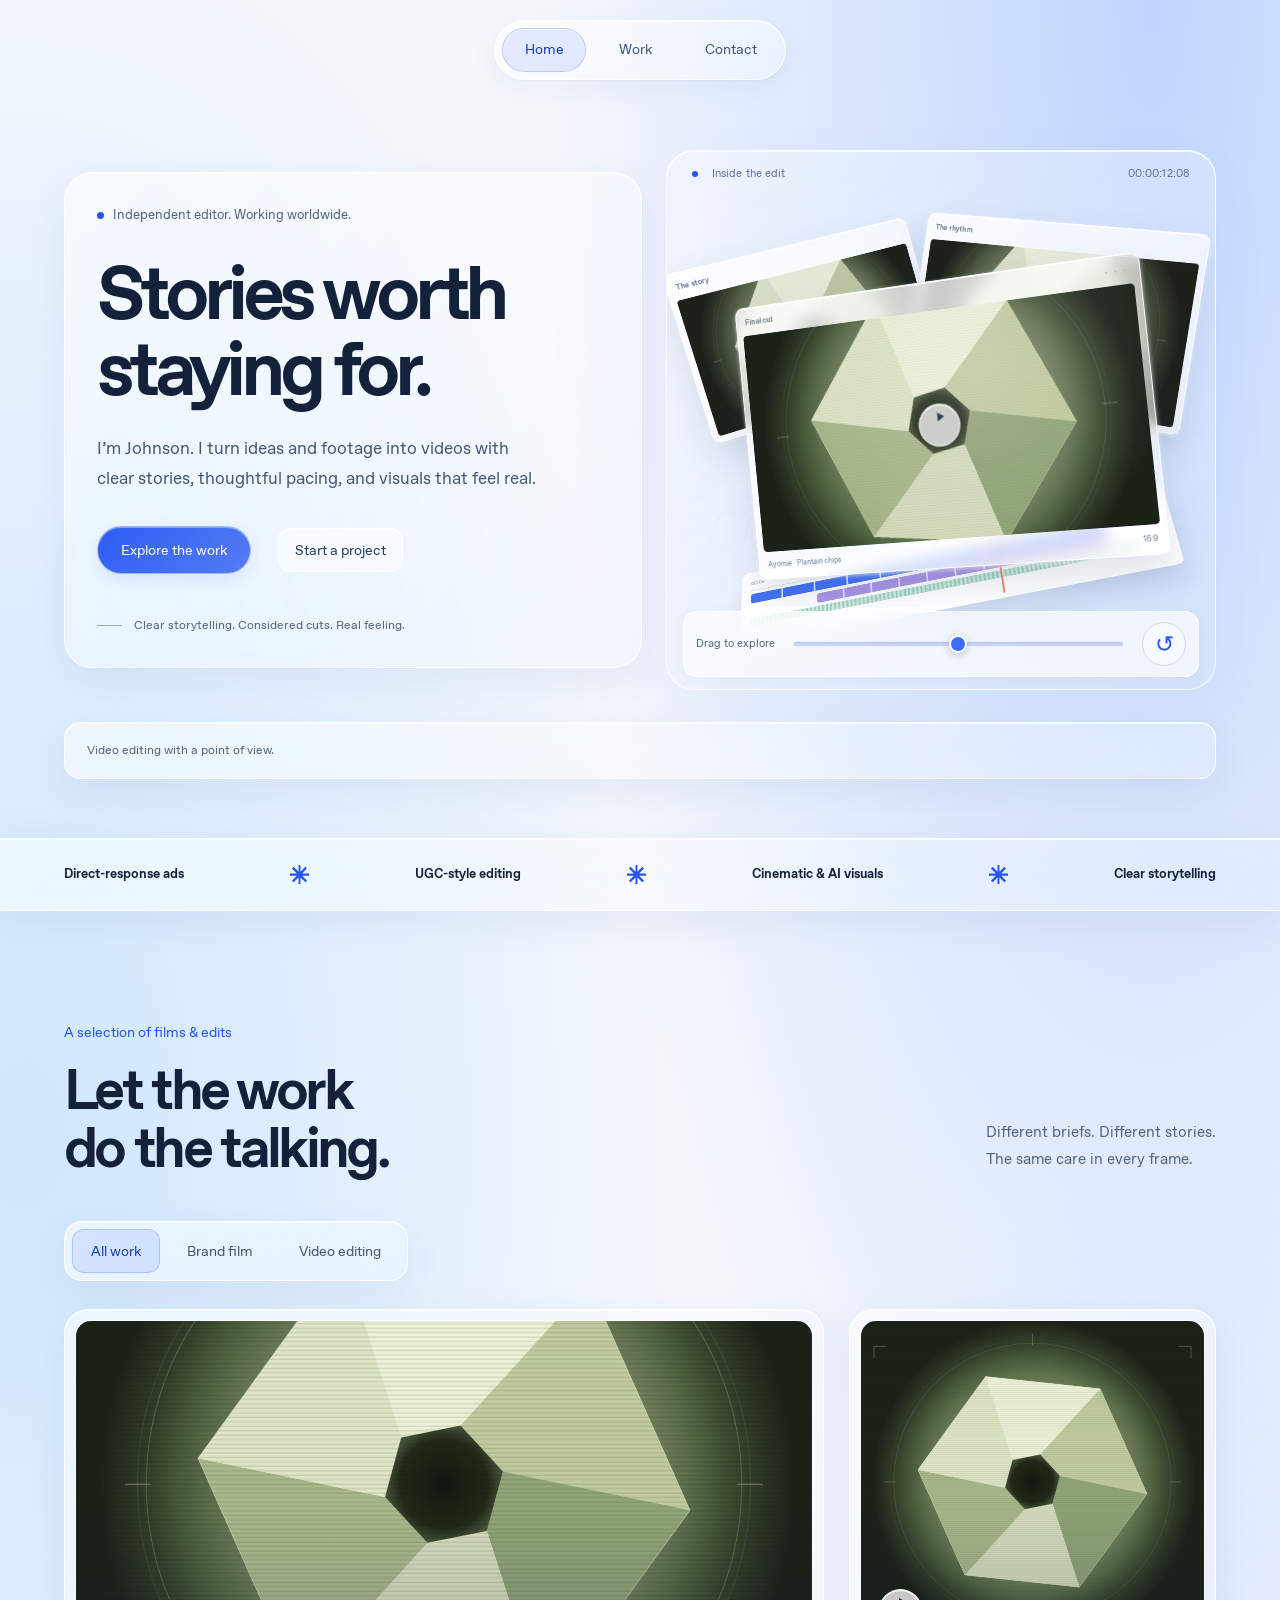
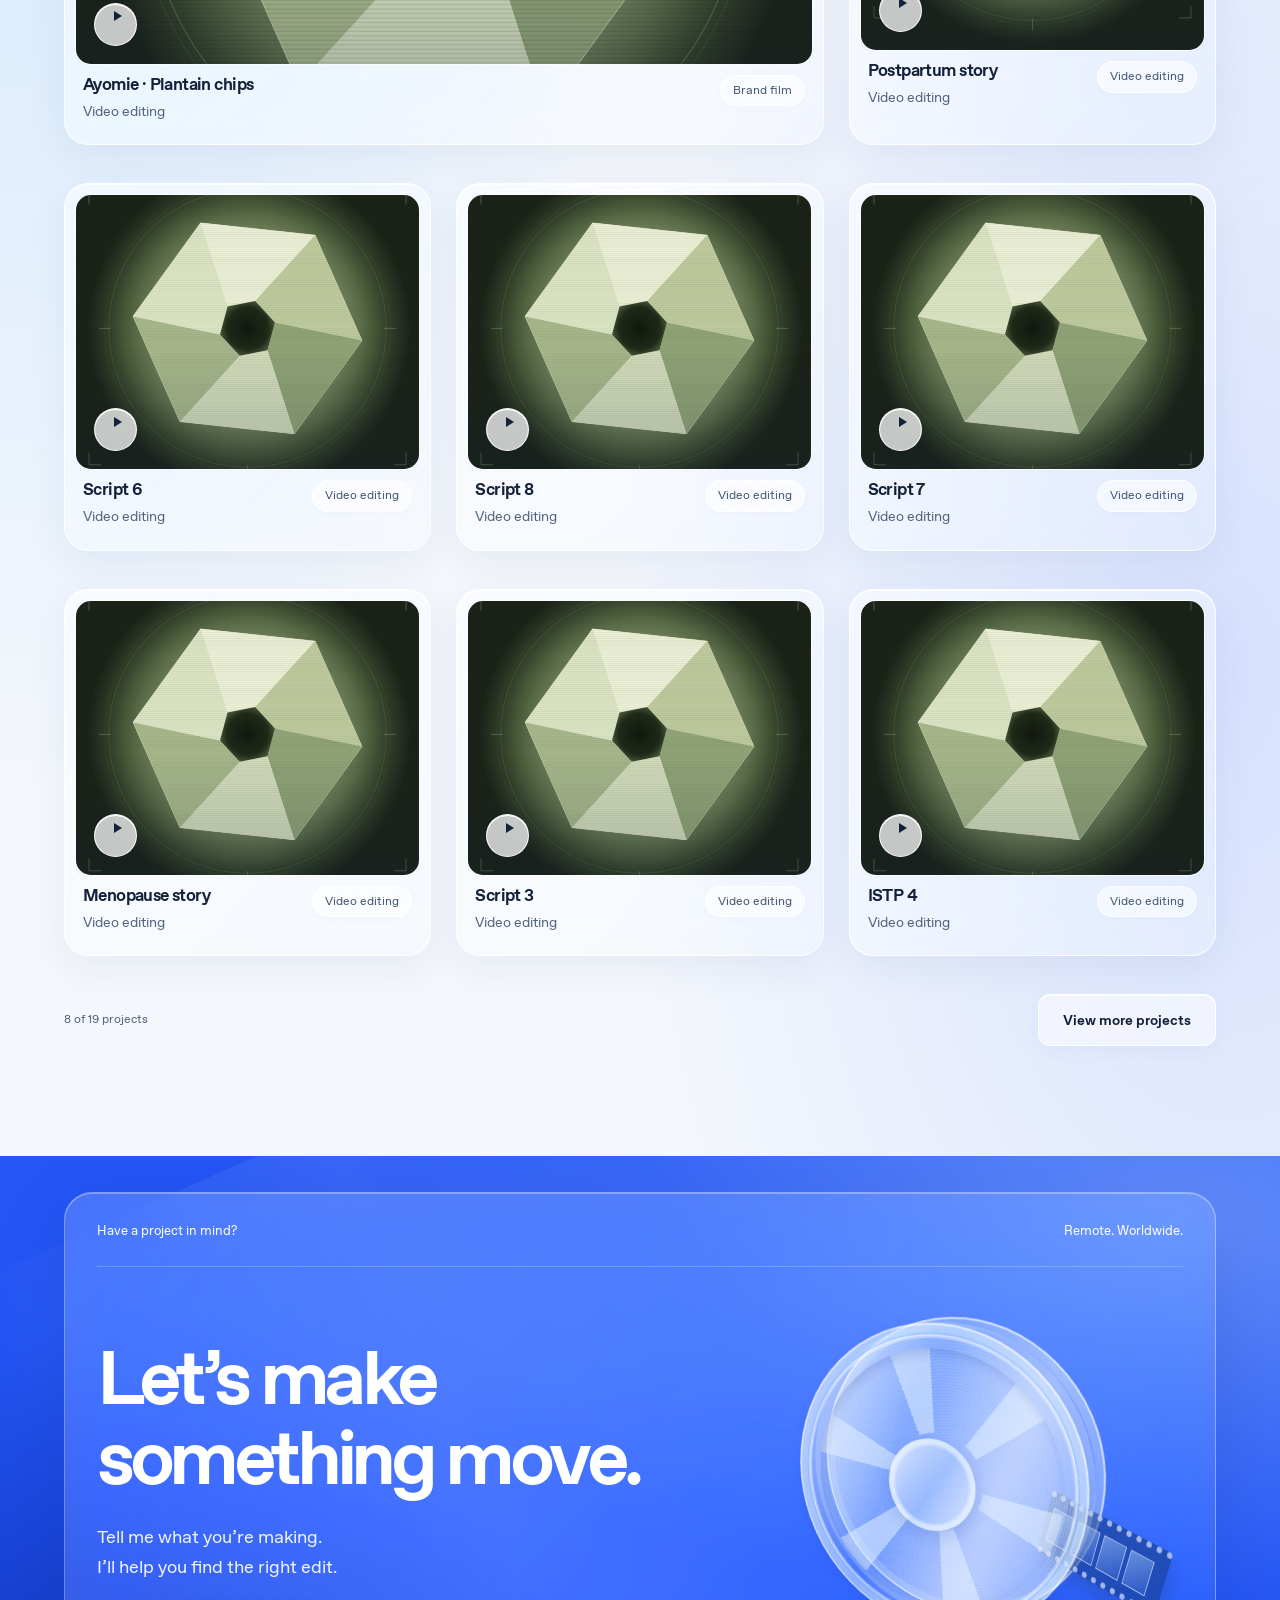
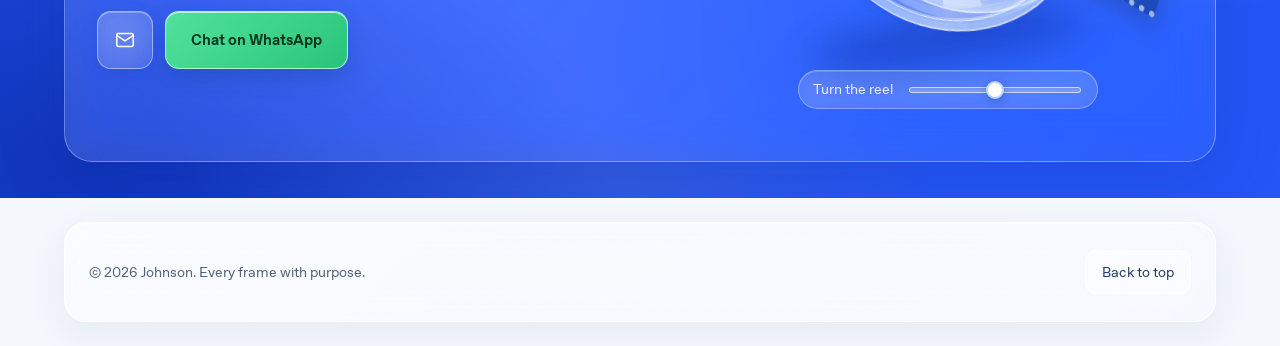
<file: index.html>
<!doctype html><html lang="en"><head><meta charset="UTF-8"><meta name="viewport" content="width=device-width,initial-scale=1"><title>Johnson — Video Editor</title><meta name="description" content="Johnson’s video editing portfolio. Explore selected films and get in touch."><link rel="stylesheet" href="/styles.css?v=whatsapp-green-1"></head><body><div class="portfolio-root">
 <a class="skip-link" href="#main">Skip to content</a>
 <header class="header wrap"><nav class="minimal-nav" aria-label="Main navigation"><a href="#home" aria-current="location">Home</a><a href="#work">Work</a><a href="#contact">Contact</a></nav></header>
 <main id="main"><section id="home" class="hero wrap" aria-labelledby="hero-title">
 <div class="hero-copy"><p class="availability"><span></span> Independent editor. Working worldwide.</p><h1 id="hero-title">Stories worth<br>staying for.</h1><p class="hero-intro">I’m Johnson. I turn ideas and footage into videos with clear stories, thoughtful pacing, and visuals that feel real.</p><div class="hero-actions"><a class="button button-peach" href="#work">Explore the work</a><a class="text-link" href="https://wa.me/2348163060896" target="_blank" rel="noopener noreferrer">Start a project</a></div><div class="hero-note"><span class="note-line"></span> Clear storytelling. Considered cuts. Real feeling.</div></div>
 <div class="edit-stage" id="edit-stage"><div class="stage-top"><span><span class="record-dot"></span> Inside the edit</span><span id="stage-time">00:00:12:08</span></div><div class="stage-scene" id="stage-scene"><div class="stage-grid" aria-hidden="true"></div><div class="film-rig" id="film-rig"><div class="film-panel film-back" aria-hidden="true"><span class="panel-chrome">The story</span><img src="https://i.ytimg.com/vi/aYehiCwxwOQ/hqdefault.jpg" alt="" width="480" height="360"></div><div class="film-panel film-mid" aria-hidden="true"><span class="panel-chrome">The rhythm</span><img src="https://i.ytimg.com/vi/BBHgZM79yXE/hqdefault.jpg" alt="" width="480" height="360"></div><div class="film-panel film-front"><div class="panel-chrome"><span>Final cut</span><span class="panel-dots" aria-hidden="true">● ● ●</span></div><button class="stage-play" id="stage-play"  aria-label="Play Ayomie · Plantain chips"><img id="stage-image" src="https://i.ytimg.com/vi/MLUusH5P88U/hqdefault.jpg" alt="Ayomie · Plantain chips" width="480" height="360" fetchpriority="high"><span class="stage-play-icon" aria-hidden="true">▶︎</span></button><div class="panel-foot"><span>Ayomie · Plantain chips</span><span>16:9</span></div></div><div class="timeline-3d" aria-hidden="true"><div class="timeline-ruler"><span>00:00</span><span>00:05</span><span>00:10</span><span>00:15</span></div><div class="track blue-track"></div><div class="track violet-track"></div><div class="track sound-track"></div><div class="playhead"></div></div></div></div><div class="stage-controls"><span>Drag to explore</span><input id="scene-rotation" type="range" min="-30" max="30" value="0" aria-label="Rotate the 3D film stack"><button type="button" id="reset-scene" aria-label="Reset 3D view">↺</button></div></div>
 <div class="hero-foot"><span>Video editing with a point of view.</span></div></section>
 <section class="focus-strip" aria-label="Creative focus"><div class="wrap"><span>Direct-response ads</span><span aria-hidden="true">✳︎</span><span>UGC-style editing</span><span aria-hidden="true">✳︎</span><span>Cinematic & AI visuals</span><span aria-hidden="true">✳︎</span><span>Clear storytelling</span></div></section>
 <section id="work" class="work section wrap" aria-labelledby="work-title"><div class="section-heading"><div><span class="section-kicker">A selection of films & edits</span><h2 id="work-title">Let the work<br>do the talking.</h2></div><p>Different briefs. Different stories.<br>The same care in every frame.</p></div><div id="project-filters" class="filters" aria-label="Filter projects" hidden></div><div id="project-grid" class="project-grid" hidden></div><div id="work-empty" class="work-empty"><span class="empty-play" aria-hidden="true">▶︎</span><div><h3>A new collection is taking shape.</h3><p>Get in touch for samples relevant to your project.</p><a class="text-link" href="mailto:Johnsoneniwaye@gmail.com?subject=Portfolio%20samples">Request work samples</a></div></div><div class="work-more"><span id="project-count" aria-live="polite"></span><button class="button button-outline" id="show-more" type="button" hidden>View more projects</button></div></section>
 <section id="contact" class="contact contact-studio" aria-labelledby="contact-title"><div class="wrap"><div class="contact-top"><span>Have a project in mind?</span><span>Remote. Worldwide.</span></div><div class="contact-layout"><div class="contact-copy"><h2 id="contact-title">Let’s make<br>something move.</h2><p class="contact-intro">Tell me what you’re making.<br>I’ll help you find the right edit.</p><div class="contact-actions"><a class="button button-white" href="mailto:Johnsoneniwaye@gmail.com?subject=Let%E2%80%99s%20discuss%20a%20video%20project" data-email-icon aria-label="Email Johnson" title="Email Johnson" style="width:56px;padding:16px"><svg xmlns="http://www.w3.org/2000/svg" width="24" height="24" viewBox="0 0 24 24" fill="none" stroke="currentColor" stroke-width="1.7" stroke-linecap="round" stroke-linejoin="round" aria-hidden="true" focusable="false"><rect x="3" y="5" width="18" height="14" rx="2"></rect><path d="m3 7 9 6 9-6"></path></svg></a><a class="button button-outline" href="https://wa.me/2348163060896?text=Hi%20Johnson%2C%20I%27d%20like%20to%20discuss%20a%20video%20project." target="_blank" rel="noopener noreferrer">Chat on WhatsApp</a></div></div><div class="reel-space"><div class="reel-shadow" aria-hidden="true"></div><div class="reel-model" id="contact-reel" aria-hidden="true"><div class="reel-depth"></div><div class="reel-disc reel-disc-back"></div><div class="reel-disc reel-disc-front"><div class="reel-spokes"></div><div class="reel-hub"></div><div class="reel-rim"></div></div><div class="film-tail"><i></i><i></i><i></i><i></i></div></div><div class="reel-control"><label for="reel-turn">Turn the reel</label><input id="reel-turn" type="range" min="-35" max="35" value="0" aria-label="Turn the 3D film reel"></div></div></div></div></section>
 </main><footer class="footer wrap"><p>© <span id="year">2026</span> Johnson. Every frame with purpose.</p><a href="#">Back to top</a></footer>
 <dialog id="video-dialog" class="video-dialog" aria-labelledby="video-title"><div class="dialog-top"><h2 id="video-title">Project</h2><button id="close-video" class="close-video" type="button" aria-label="Close video">×</button></div><div id="video-container" class="video-container"></div><p id="video-description" class="video-description"></p><a id="youtube-fallback" class="text-link" target="_blank" rel="noopener noreferrer">Watch on YouTube</a></dialog></div><script src="/app.js?v=glass-2" defer></script></body></html>
</file>
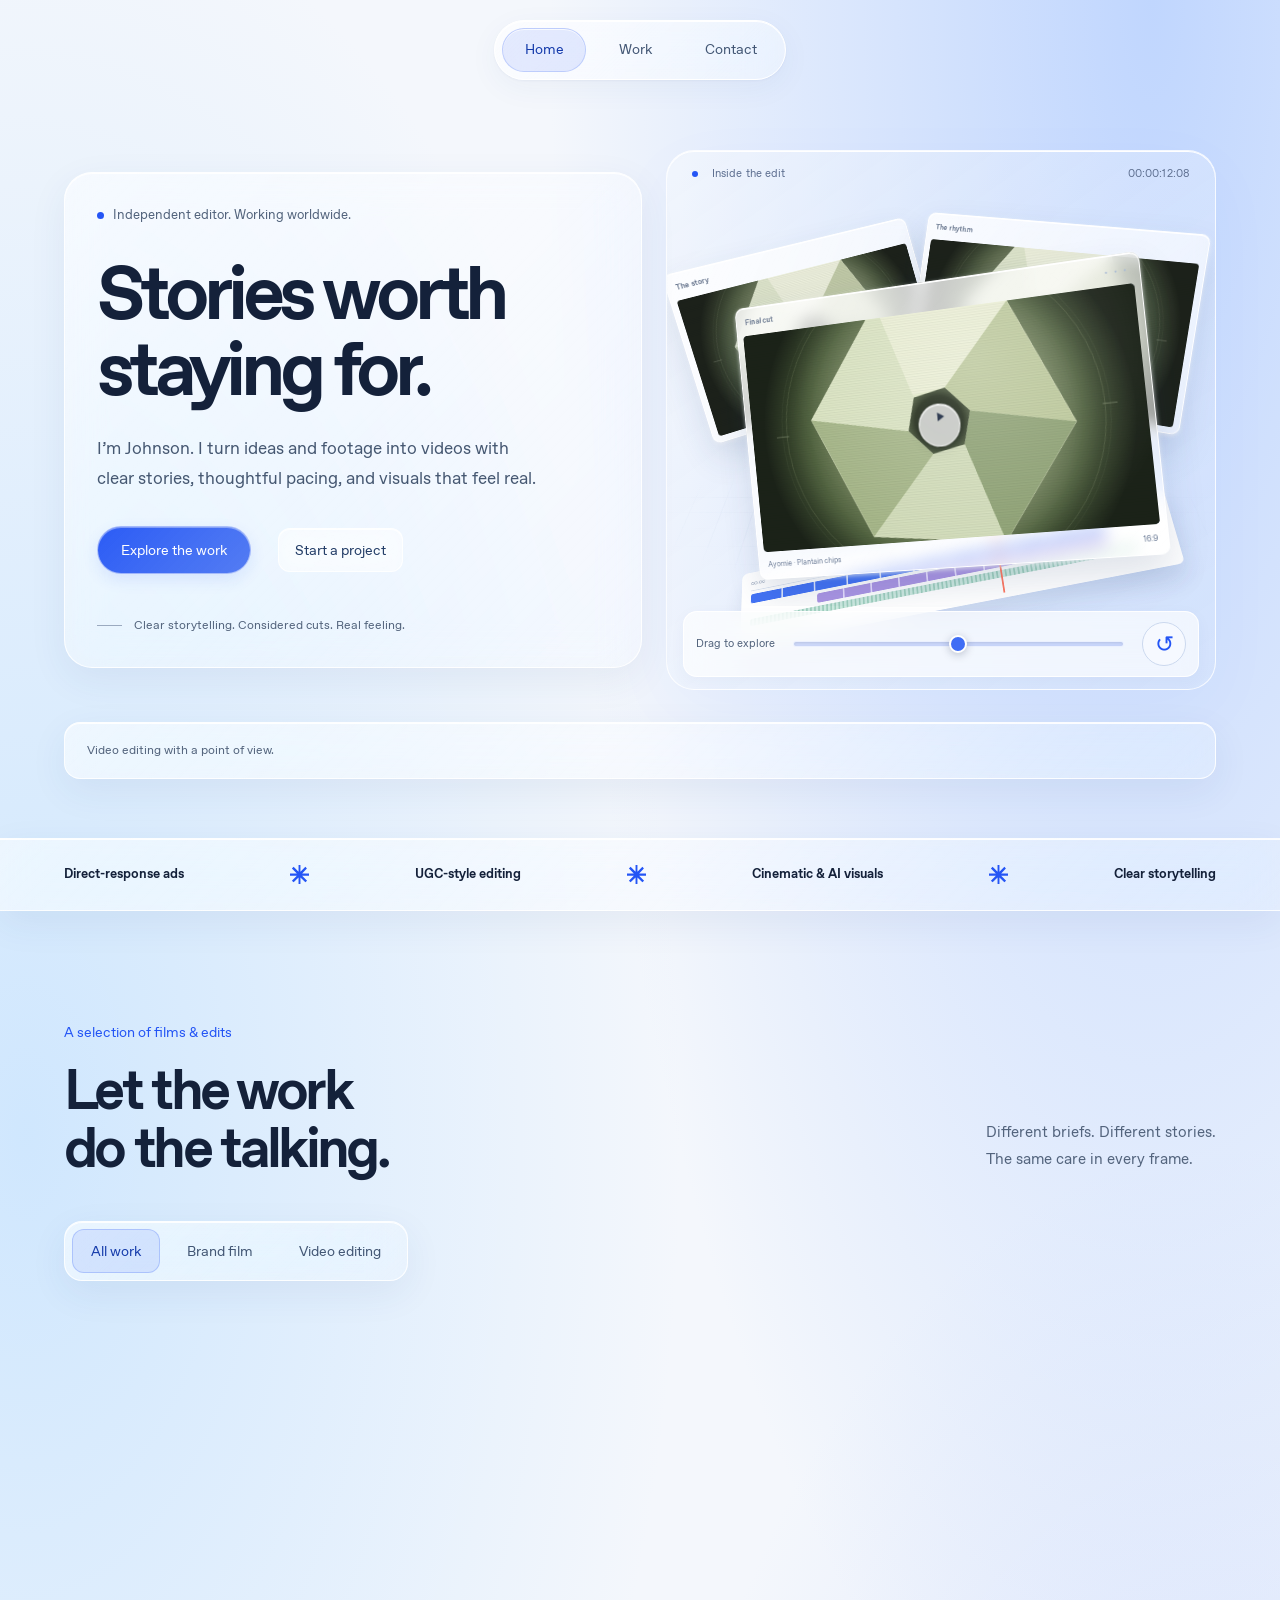
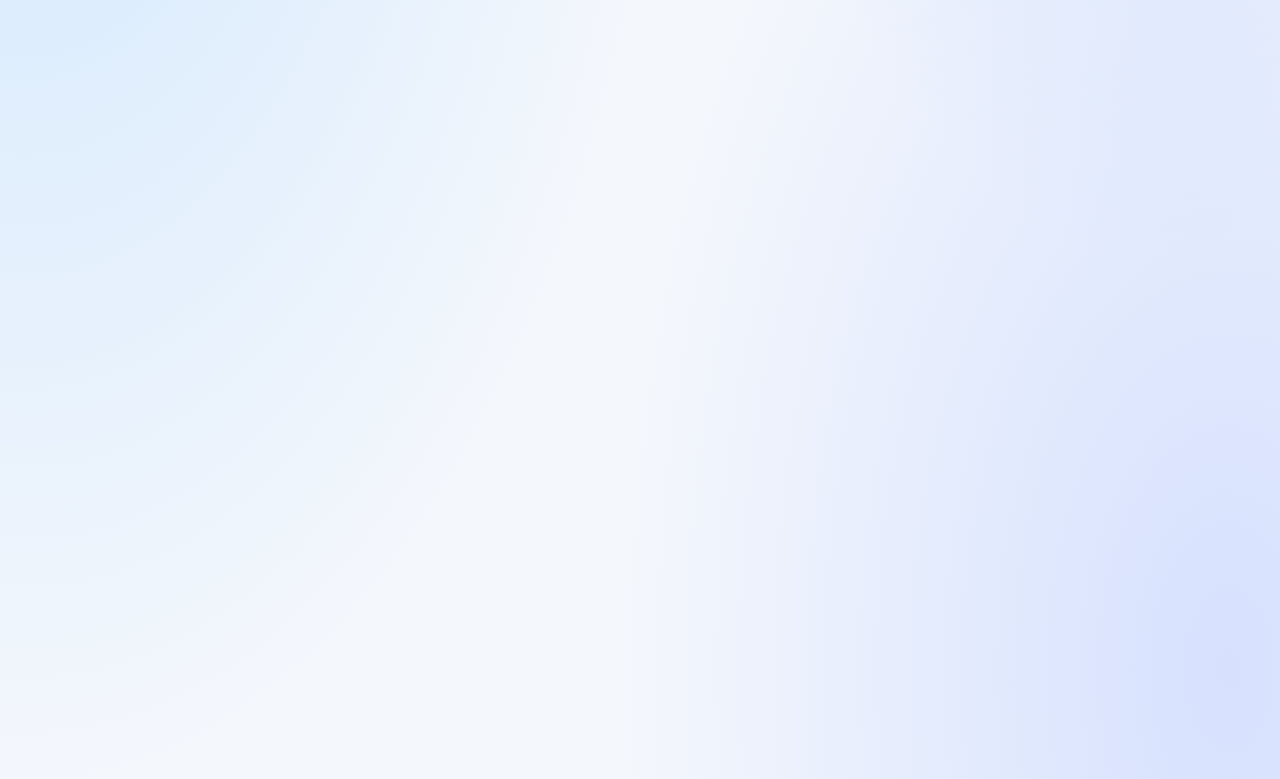
<file: admin.html>
<!doctype html><html lang="en"><head><meta charset="utf-8"><meta name="viewport" content="width=device-width,initial-scale=1"><meta name="robots" content="noindex"><meta http-equiv="refresh" content="0;url=/"><title>Johnson — Portfolio</title></head><body><p><a href="/">Continue to Johnson’s portfolio</a></p></body></html>
</file>
<file: styles.css>
@font-face{font-family:Studio;src:url('/sans.woff2') format('woff2');font-display:swap;font-weight:400}@font-face{font-family:Studio;src:url('/sans-bold.woff2') format('woff2');font-display:swap;font-weight:700}
:root{--paper:#f4f7fc;--ink:#14213a;--blue:#2455f5;--muted:#66738a;--line:#dce4f1;--white:#fff;--ease:cubic-bezier(.22,1,.36,1)}*{box-sizing:border-box}html{scroll-behavior:smooth;scroll-padding-top:30px}body{margin:0;background:var(--paper);color:var(--ink);font:16px/1.6 Studio,Arial,sans-serif;-webkit-font-smoothing:antialiased}body:has(dialog[open]){overflow:hidden}button,input,textarea{font:inherit}button,a{-webkit-tap-highlight-color:transparent}a{color:inherit;text-decoration:none}button{cursor:pointer}img{max-width:100%;display:block}button{color:inherit}h1,h2,h3,p{margin:0}h1,h2,h3{font-weight:700}h1,h2{letter-spacing:-.065em;line-height:1.02}h3{letter-spacing:-.035em;line-height:1.2}a:focus-visible,button:focus-visible,input:focus-visible{outline:3px solid var(--blue);outline-offset:5px}::selection{background:#2455f5;color:#fff}[hidden]{display:none!important}.wrap{width:min(1240px,90%);margin-inline:auto}.section{padding-block:110px}.skip-link{position:fixed;z-index:99;top:12px;left:12px;padding:12px 24px;background:#fff;transform:translateY(-180%)}.skip-link:focus{transform:none}.header{height:110px;display:flex;align-items:center;justify-content:space-between;gap:24px}.wordmark{font-weight:700;font-size:25px;letter-spacing:-1px;display:inline-flex;align-items:center;gap:10px}.brand-icon{width:35px;height:35px;display:grid;place-items:center;background:var(--blue);color:#fff;border-radius:9px;font-size:32px;line-height:1;padding-bottom:6px;transform:rotate(-6deg)}.brand-suffix{font-size:14px;font-weight:400;letter-spacing:-.02em;margin-left:12px;color:var(--muted)}nav{display:flex;align-items:center;gap:30px;font-size:14px}nav>a:not(.nav-contact){position:relative}nav>a:not(.nav-contact):after{content:'';position:absolute;bottom:-6px;height:2px;left:0;width:0;background:var(--blue);transition:width .2s}nav>a:hover:after{width:100%}.nav-contact{background:var(--ink);color:#fff;border-radius:30px;padding:12px 23px;display:flex;gap:25px;align-items:center}.nav-contact span{font-size:22px;line-height:1}
.hero{display:grid;grid-template-columns:1.05fr 1fr;gap:20px 25px;align-items:center;padding-top:50px;padding-bottom:27px;position:relative}.hero-copy{padding-block:30px 45px;z-index:2}.availability{font-size:13px;color:var(--muted);display:flex;align-items:center;gap:9px;margin-bottom:28px}.availability>span{width:7px;height:7px;background:var(--blue);border-radius:50%}h1{font-size:clamp(60px,6.8vw,98px);max-width:660px;line-height:1.01;letter-spacing:-.075em}.hero-intro{max-width:440px;color:#59667c;font-size:17px;line-height:1.75;margin-top:28px}.hero-actions{display:flex;align-items:center;gap:27px;margin-top:32px}.button{display:inline-flex;align-items:center;justify-content:center;gap:24px;min-height:52px;padding:13px 24px;border:0;border-radius:7px;font-size:14px;font-weight:700;transition:background .2s,box-shadow .2s}.button-peach{background:var(--blue);color:#fff;box-shadow:0 7px 20px #2455f520}.button-peach:hover{background:#1642d4;box-shadow:0 10px 26px #2455f536}.play-mini{font-size:10px;border:1px solid #ffffff70;width:23px;height:23px;border-radius:50%;display:grid;place-items:center}.text-link{font-size:14px;border-bottom:1px solid currentColor;padding-block:6px;font-weight:700}.text-link:hover{color:var(--blue)}.hero-note{font-size:12px;color:#6e7a8d;margin-top:42px;display:flex;align-items:center;gap:12px}.note-line{height:1px;width:25px;background:#9baac0}.hero-foot{grid-column:1/-1;display:flex;justify-content:space-between;border-top:1px solid var(--line);padding-top:23px;margin-top:10px;font-size:12px;color:var(--muted)}.hero-foot>a{display:flex;align-items:center;gap:26px}.hero-foot>a span{color:var(--blue);font-size:20px}
.edit-stage{height:540px;position:relative;isolation:isolate;overflow:clip;--rotation:0deg;--pitch:0deg;background:radial-gradient(ellipse at 65% 38%,#d9e6ff 0,transparent 65%);border-radius:28px;min-width:0}.stage-top{position:absolute;top:14px;left:25px;right:25px;display:flex;align-items:center;justify-content:space-between;font-size:11px;letter-spacing:.01em;color:#5f7091}.stage-top>span:first-child{display:flex;align-items:center;gap:8px}.record-dot{display:inline-block;width:6px;height:6px;background:currentColor;border-radius:50%;margin-right:6px}.stage-top .record-dot{background:var(--blue)}.stage-scene{position:absolute;inset:45px -15px 65px;perspective:1050px;touch-action:pan-y;cursor:grab;overflow:visible}.stage-scene.dragging{cursor:grabbing}.stage-grid{position:absolute;inset:43% -5% -7%;background-image:linear-gradient(#a9bed544 1px,transparent 1px),linear-gradient(90deg,#a9bed544 1px,transparent 1px);background-size:32px 32px;transform:rotateX(66deg);mask-image:radial-gradient(ellipse,#000 15%,transparent 67%);opacity:.8}.film-rig{position:absolute;width:100%;height:100%;transform-style:preserve-3d;transform:rotateY(var(--rotation)) rotateX(var(--pitch));transition:transform .7s var(--ease)}.dragging .film-rig{transition:none}.film-panel{position:absolute;background:#fff;border:1px solid #ffffffbb;padding:7px;border-radius:10px;box-shadow:0 20px 42px #27457426,0 1px 3px #27457433;transform-style:preserve-3d;overflow:hidden}.film-panel img{width:100%;height:auto;aspect-ratio:16/9;object-fit:cover;border-radius:4px}.panel-chrome{font-size:9px;font-weight:700;letter-spacing:.02em;display:flex;align-items:center;justify-content:space-between;padding:3px 4px 9px;color:#6c7a91}.panel-dots{font-size:5px;color:#a6b8d3;letter-spacing:3px}.film-front{width:83%;left:10%;top:25%;transform:rotateY(-14deg) rotateZ(-6deg) translateZ(45px);z-index:3}.film-mid{width:61%;left:40%;top:6%;transform:rotateY(-22deg) rotateZ(9deg) translateZ(-30px);z-index:2}.film-mid img,.film-back img{filter:saturate(.75)}.film-back{width:56%;left:-1%;top:9%;transform:rotateY(20deg) rotateZ(-17deg) translateZ(-95px);z-index:1}.panel-foot{font-size:9px;display:flex;justify-content:space-between;gap:10px;padding:8px 4px 2px;color:#71809a}.panel-foot>span:first-child{overflow:hidden;white-space:nowrap;text-overflow:ellipsis;max-width:85%}.stage-play{display:block;width:100%;position:relative;border:0;padding:0;background:#12213a;border-radius:5px;overflow:hidden}.stage-play img{transition:filter .3s}.stage-play:hover img{filter:brightness(.8)}.stage-play-icon{position:absolute;top:50%;left:50%;transform:translate(-50%,-50%);border-radius:50%;display:grid;place-items:center;width:49px;height:49px;color:#fff;background:#ffffff22;border:1px solid #ffffff99;backdrop-filter:blur(10px);font-size:14px;padding-left:3px}.timeline-3d{position:absolute;width:90%;height:95px;left:8%;top:79%;background:#fff;border-radius:7px;padding:10px 12px;transform:rotateX(35deg) rotateY(-13deg) rotateZ(-6deg) translateZ(25px);box-shadow:0 18px 25px #27457417;overflow:hidden}.timeline-ruler{display:flex;justify-content:space-between;font-size:6px;color:#7888a3;border-bottom:1px solid #dce4f1;padding-bottom:4px}.track{height:12px;border-radius:3px;margin-top:4px;background:#c6d5ff;position:relative}.blue-track{width:87%;background:repeating-linear-gradient(90deg,#4272f5 0 39px,#dce6ff 39px 41px)}.violet-track{width:70%;margin-left:17%;background:repeating-linear-gradient(90deg,#ab95e4 0 32px,#e6dcff 32px 34px)}.sound-track{width:93%;background:repeating-linear-gradient(90deg,#9ecebd 0 2px,#cce9df 2px 5px);height:9px}.playhead{position:absolute;left:61%;top:7px;bottom:6px;width:2px;background:#ff7761}.playhead:before{content:'';position:absolute;top:0;left:-3px;width:8px;height:6px;background:#ff7761}.stage-controls{position:absolute;bottom:11px;left:25px;right:25px;display:flex;align-items:center;gap:16px;font-size:11px;color:var(--muted)}.stage-controls input{width:100%;accent-color:var(--blue);cursor:ew-resize;height:30px;min-width:35px}.stage-controls>span{white-space:nowrap}.stage-controls button{border:1px solid #cbd8ee;background:#ffffff66;width:44px;height:44px;border-radius:50%;flex-shrink:0;font-size:23px;color:var(--blue)}
.focus-strip{margin-top:32px;border-block:1px solid #dce4f1;background:#edf2fa}.focus-strip>.wrap{display:flex;justify-content:space-between;align-items:center;gap:20px;padding-block:25px;font-size:13px;font-weight:700}.focus-strip span:nth-child(even){font-size:20px;color:var(--blue)}.section-heading{display:flex;justify-content:space-between;align-items:end;gap:40px;margin-bottom:45px}.section-kicker{font-size:13px;color:var(--blue);display:block;margin-bottom:18px}.section-heading h2{font-size:clamp(40px,4.4vw,65px)}.section-heading>p{color:var(--muted);font-size:15px;line-height:1.8;padding-bottom:3px}.filters{display:flex;flex-wrap:wrap;gap:8px;margin-bottom:30px}.filters button{background:transparent;border:1px solid var(--line);border-radius:30px;padding:10px 20px;min-height:44px;font-size:13px}.filters button[aria-pressed=true]{background:var(--ink);color:#fff;border-color:var(--ink)}.project-grid{display:grid;grid-template-columns:repeat(6,1fr);gap:38px 25px}.project-card{grid-column:span 2;min-width:0}.project-card:first-child{grid-column:span 4}.project-card:nth-child(2){grid-column:span 2}.project-play{width:100%;display:block;position:relative;aspect-ratio:1.25;background:#e1e9f5;border:0;padding:0;border-radius:13px;overflow:hidden;transform:perspective(900px) rotateX(var(--rx,0deg)) rotateY(var(--ry,0deg));transition:transform .6s var(--ease),box-shadow .4s;box-shadow:0 6px 20px #14213a06}.project-card:first-child .project-play{aspect-ratio:2.14}.project-card:nth-child(2) .project-play{aspect-ratio:1.043}.project-play img{width:100%;height:100%;object-fit:cover;transition:transform .6s var(--ease),filter .4s}.project-play:after{content:'';position:absolute;inset:0;background:linear-gradient(transparent 55%,#14213a30);pointer-events:none}.project-play:hover{box-shadow:0 15px 30px #14213a12}.project-play:hover img{transform:scale(1.035);filter:brightness(.85)}.play-icon{position:absolute;bottom:18px;left:18px;background:#ffffffed;color:var(--ink);width:43px;height:43px;display:grid;place-items:center;border-radius:50%;font-size:11px;padding-left:2px;z-index:1}.card-watch{position:absolute;right:18px;bottom:24px;font-size:11px;letter-spacing:.01em;color:#fff;z-index:1;opacity:0;transition:opacity .2s}.project-play:hover .card-watch,.project-play:focus-visible .card-watch{opacity:1}.project-info{display:flex;justify-content:space-between;gap:14px;padding:17px 2px 0;align-items:start}.project-info h3{font-size:17px;line-height:1.4}.project-info p{font-size:12px;color:var(--muted);margin-top:3px}.project-info>span{font-size:10px;color:var(--muted);white-space:nowrap;border:1px solid var(--line);padding:3px 8px;border-radius:20px;margin-top:2px}.work-empty{display:flex;align-items:center;gap:30px;border:1px solid var(--line);padding:55px;border-radius:14px;background:#e9f0ff}.empty-play{display:grid;place-items:center;width:90px;height:90px;border-radius:50%;border:1px solid #b3c5f5;color:var(--blue);flex-shrink:0}.work-empty h3{font-size:27px}.work-empty p{color:var(--muted);margin:12px 0}.work-more{display:flex;justify-content:space-between;align-items:center;margin-top:38px;font-size:12px;color:var(--muted)}.button-outline{border:1px solid #bbc9dd;background:transparent;color:var(--ink);box-shadow:none}.button-outline:hover{background:#e5ecf7}
.approach{background:#e8eef9}.service-list{display:grid;grid-template-columns:repeat(3,1fr);gap:50px;margin-top:65px}.service{padding-top:25px;border-top:1px solid #bbcce6}.service-symbol{font-size:43px;line-height:1;color:var(--blue);display:block;margin:12px 0 27px}.service h3{font-size:24px;max-width:260px}.service p{font-size:14px;color:#596a85;margin-top:18px;line-height:1.85}.service-tag{font-size:11px;display:block;margin-top:25px;color:#657795}.process-note{display:flex;align-items:center;gap:25px;border-top:1px solid #c8d6eb;margin-top:65px;padding-top:35px}.process-reel{font-size:55px;color:var(--blue);line-height:1}.process-note p{font-size:15px;color:var(--muted)}.process-note strong{font-weight:400;color:var(--ink)}.process-note a{margin-left:auto}.about{display:grid;grid-template-columns:.9fr 1fr;align-items:center;gap:110px}.about-art{height:440px;position:relative;background:#dce7fb;border-radius:16px;overflow:hidden;display:flex;align-items:center;justify-content:center}.about-stamp{position:absolute;top:25px;left:25px;font-size:16px;font-weight:700;letter-spacing:-.03em}.about-stamp>span{display:block;font-size:11px;color:#687fa3;font-weight:400;margin-top:2px}.about-frame{background:var(--blue);box-shadow:15px 24px 0 #b6c9f0;transform:rotate(-9deg);width:230px;height:265px;border-radius:8px;color:#fff;padding:20px;display:flex;flex-direction:column;justify-content:space-between}.about-frame>span{font-size:9px}.cut-mark{font-size:155px;letter-spacing:-.13em;line-height:.9;font-weight:700;padding-left:12px}.about-caption{position:absolute;bottom:22px;font-size:11px;color:#667fa4}.about-copy h2{font-size:clamp(34px,3.1vw,45px);margin-bottom:25px}.about-copy>p{font-size:15px;line-height:1.9;color:var(--muted);margin-top:16px}.about-copy .about-closing{color:var(--ink);border-left:2px solid var(--blue);padding-left:18px;margin-top:25px}
.contact{background:var(--blue);color:#fff;padding-top:52px;padding-bottom:40px}.contact-top{display:flex;justify-content:space-between;font-size:11px;color:#ccdaff;border-bottom:1px solid #ffffff33;padding-bottom:24px}.contact-heading{display:flex;justify-content:space-between;align-items:center;gap:40px;padding-top:50px}.contact h2{font-size:clamp(55px,7.8vw,110px);letter-spacing:-.07em;max-width:900px;line-height:1.01}.contact-orbit{width:140px;height:140px;border:1px solid #ffffff66;border-radius:50%;display:grid;place-items:center;flex-shrink:0}.contact-orbit>span{font-size:100px;line-height:1;transition:transform .8s var(--ease)}.contact-orbit:hover>span{transform:rotate(90deg)}.contact-bottom{display:flex;justify-content:space-between;align-items:center;gap:30px;padding-top:45px}.contact-bottom>p{font-size:15px;color:#dae3ff}.contact-actions{display:flex;gap:12px}.button-white{background:#fff;color:var(--blue)}.button-white:hover{background:#e5edff}.contact .button-outline{color:#fff;border-color:#ffffff66}.contact .button-outline:hover{background:#ffffff16}.contact-details{display:flex;gap:30px;border-top:1px solid #ffffff33;margin-top:50px;padding-top:22px;font-size:13px;color:#d9e3ff}.contact-details a:hover{text-decoration:underline}.footer{display:flex;align-items:center;gap:30px;min-height:120px;font-size:11px;color:var(--muted)}.footer .wordmark{color:var(--ink);font-size:22px}.footer .brand-icon{width:28px;height:28px;font-size:25px;border-radius:7px}.footer p{margin-right:auto}.footer>a:not(.wordmark):hover{color:var(--blue)}
.video-dialog{width:min(1000px,94vw);max-height:92dvh;padding:23px;border:1px solid #ffffff33;border-radius:16px;background:#fff;color:var(--ink);box-shadow:0 25px 100px #05102e55}.video-dialog::backdrop{background:#0b1530cf;backdrop-filter:blur(10px)}.dialog-top{display:flex;align-items:center;justify-content:space-between;gap:25px;margin-bottom:16px}.dialog-top h2{font-size:23px;letter-spacing:-.04em;line-height:1.3}.close-video{min-width:44px;height:44px;border:1px solid var(--line);background:transparent;border-radius:50%;font-size:26px;line-height:1}.video-container{aspect-ratio:16/9;background:#0e172a;border-radius:6px;overflow:hidden}.video-container iframe{width:100%;height:100%;border:0}.video-description{margin:14px 0;color:var(--muted);font-size:14px}.video-dialog .text-link{display:inline-block;font-size:12px;color:var(--blue)}.video-dialog a:focus-visible{outline-color:var(--blue)}
@media(min-width:1500px){.hero{padding-block:70px 30px}.edit-stage{height:570px}}
@media(max-width:1050px){.brand-suffix{display:none}nav{gap:22px}.hero{grid-template-columns:1fr 1fr;gap:0;padding-top:20px}h1{font-size:clamp(55px,7vw,75px)}.hero-intro{font-size:15px}.hero-actions{gap:17px}.hero-actions .text-link{font-size:12px}.hero-actions .button{padding-inline:17px}.edit-stage{height:470px}.stage-scene{inset:45px -10px 90px}.film-front{top:30%}.timeline-3d{top:88%}.hero-note{font-size:10px}.about{gap:60px}.about-art{height:400px}.section{padding-block:85px}.focus-strip>.wrap{font-size:11px;gap:14px}.service-list{gap:28px}.service h3{font-size:22px}.project-info{flex-direction:column;gap:8px}.contact-orbit{width:110px;height:110px}.contact-orbit>span{font-size:80px}}
@media(max-width:760px){.wrap{width:88%}.header{height:88px}.wordmark{font-size:23px}nav{gap:18px}nav>a:nth-child(2),nav>a:nth-child(3){display:none}.nav-contact{padding:9px 17px;font-size:12px;gap:14px}.hero{grid-template-columns:1fr;padding-top:18px}.hero-copy{padding-top:10px;padding-bottom:0}.availability{font-size:11px;margin-bottom:24px}h1{font-size:clamp(58px,11.7vw,86px);max-width:620px}.hero-intro{font-size:15px;max-width:470px;margin-top:23px}.hero-actions{gap:28px;margin-top:26px}.hero-actions .button{padding-inline:20px}.hero-actions .text-link{font-size:13px}.hero-note{margin-top:27px;font-size:10px}.edit-stage{height:440px;width:min(100%,550px);margin-inline:auto;margin-top:28px}.stage-scene{inset:40px -4px 90px}.stage-top{left:8px;right:8px;font-size:10px}.film-front{top:25%;width:80%;left:11%}.film-back{width:52%;left:2%;top:9%}.film-mid{width:55%;left:43%;top:4%}.timeline-3d{width:85%;left:11%;top:84%;height:85px}.track{height:10px}.stage-controls{left:8px;right:8px;bottom:3px;font-size:10px}.hero-foot{font-size:9px;gap:12px;margin-top:20px}.hero-foot a{gap:9px}.hero-foot a span{font-size:16px}.focus-strip{margin-top:18px}.focus-strip>.wrap{display:grid;grid-template-columns:1fr 1fr;gap:12px 22px;font-size:11px;padding-block:20px}.focus-strip span:nth-child(even){display:none}.section{padding-block:65px}.section-heading{display:block;margin-bottom:30px}.section-heading h2{font-size:43px}.section-heading>p{margin-top:22px;font-size:13px}.section-kicker{font-size:11px;margin-bottom:14px}.project-grid{grid-template-columns:1fr 1fr;gap:29px 16px}.project-card,.project-card:first-child,.project-card:nth-child(2){grid-column:span 1}.project-card:first-child{grid-column:1/-1}.project-card .project-play,.project-card:nth-child(2) .project-play{aspect-ratio:.85}.project-card:first-child .project-play{aspect-ratio:1.7}.project-info h3{font-size:14px}.project-info p{font-size:11px}.project-info>span{font-size:9px}.play-icon{width:35px;height:35px;left:12px;bottom:12px}.card-watch{display:none}.filters{gap:6px}.filters button{font-size:11px;padding:8px 15px}.work-more{font-size:10px;gap:16px;margin-top:30px}.work-more .button{font-size:12px;min-height:48px;padding:10px 18px}.work-empty{padding:30px 22px;gap:20px;align-items:start}.empty-play{width:45px;height:45px;font-size:12px}.work-empty h3{font-size:22px}.work-empty p{font-size:13px}.work-empty .text-link{font-size:12px}.service-list{grid-template-columns:1fr;gap:28px;margin-top:35px}.service{display:grid;grid-template-columns:47px 1fr;gap:0 18px;padding-top:27px}.service-symbol{grid-row:1/4;font-size:37px;margin:0}.service h3{max-width:none;font-size:23px}.service p{font-size:13px;margin-top:14px}.service-tag{font-size:10px;margin-top:18px}.process-note{margin-top:35px;padding-top:25px;flex-wrap:wrap;gap:20px}.process-note p{font-size:13px}.process-reel{font-size:43px}.process-note a{margin-left:63px;font-size:12px}.about{grid-template-columns:1fr;gap:42px}.about-art{height:340px}.about-frame{width:190px;height:230px}.cut-mark{font-size:125px}.about-copy h2{font-size:38px}.about-copy>p{font-size:14px}.contact{padding-top:32px;padding-bottom:30px}.contact-top{font-size:9px;gap:12px}.contact-heading{padding-top:35px;gap:18px}.contact h2{font-size:clamp(45px,9vw,65px);letter-spacing:-.065em}.contact-orbit{width:65px;height:65px}.contact-orbit>span{font-size:48px}.contact-bottom{display:block;padding-top:30px}.contact-bottom>p{font-size:13px}.contact-actions{margin-top:25px;gap:10px}.contact-actions .button{font-size:12px;padding-inline:17px;gap:8px;min-height:48px}.contact-details{flex-direction:column;gap:9px;margin-top:30px;font-size:12px}.footer{flex-wrap:wrap;gap:15px 24px;padding-block:28px;font-size:10px}.footer .wordmark{width:100%;font-size:21px}.footer p{width:100%;margin:0}.video-dialog{padding:15px}.dialog-top h2{font-size:18px}.video-container{aspect-ratio:9/13;max-height:65dvh}.video-description{font-size:12px}.dialog-top{margin-bottom:12px}.close-video{width:44px;flex-shrink:0}}
@media(prefers-reduced-motion:reduce){html{scroll-behavior:auto}*,*:before,*:after{animation:none!important;transition:none!important}.project-play{transform:none!important}.hero-copy{animation:none}}@supports not (transform-style:preserve-3d){.film-panel,.timeline-3d{transform:none}.film-back{left:0;top:0}.film-mid{left:40%;top:7%}.film-front{top:25%}}
/* Keep the film sculpture inside its stage, with room for the scrub controls. */
.film-rig{scale:.84;transform-origin:50% 0}.timeline-3d{top:95%}.stage-controls{z-index:5;background:linear-gradient(transparent,#f0f5fce8 35%);border-radius:10px}.play-mini,.stage-play-icon,.play-icon{font-size:0}.play-mini:before,.stage-play-icon:before,.play-icon:before{content:'';width:0;height:0;border-top:5px solid transparent;border-bottom:5px solid transparent;border-left:8px solid currentColor;margin-left:2px}.play-mini:before{border-top-width:3px;border-bottom-width:3px;border-left-width:5px}.focus-strip span:nth-child(even){font-size:0;width:19px;height:19px;background:var(--blue);clip-path:polygon(45% 0,55% 0,55% 35%,81% 9%,89% 18%,64% 44%,100% 44%,100% 56%,64% 56%,90% 82%,81% 90%,55% 65%,55% 100%,45% 100%,45% 65%,19% 90%,10% 82%,36% 56%,0 56%,0 44%,36% 44%,10% 18%,19% 9%,45% 35%)}.service-symbol,.process-reel,.contact-orbit>span{font-variant-emoji:text;font-family:Arial,sans-serif}
.preview-banner{position:sticky;top:0;z-index:20;padding:12px 6%;background:var(--ink);color:#fff;display:flex;justify-content:space-between;font-size:13px}
@media(max-width:760px){.film-rig{scale:.9}.timeline-3d{top:96%}.stage-controls{bottom:0}.stage-scene{bottom:90px}}
/* A film studio finish: enamel blue, brushed silver and a physical reel. */
.header nav{gap:32px}.contact-studio{position:relative;overflow:hidden;background:#2455f5;padding:42px 0 32px;isolation:isolate}.contact-studio:before{content:'';position:absolute;inset:0;background:radial-gradient(ellipse at 82% 30%,#7099ff 0,transparent 52%);opacity:.65;z-index:-1}.contact-studio .contact-top{font-size:14px;padding-bottom:24px;color:#edf3ff}.contact-layout{display:grid;grid-template-columns:1.25fr 1fr;align-items:center;gap:30px;min-height:470px;padding-block:40px}.contact-studio h2{font-size:clamp(58px,6.5vw,92px);line-height:1.04;max-width:740px}.contact-intro{font-size:18px;line-height:1.65;color:#e3ebff;margin-top:24px}.contact-studio .contact-actions{margin-top:30px;flex-wrap:wrap}.contact-studio .button{font-size:15px;min-height:54px;padding-inline:25px;border-radius:9px}.contact-studio .contact-details{margin-top:12px;align-items:center;flex-wrap:wrap;gap:14px 24px;font-size:15px}.contact-details>a[href^="tel"]{margin-left:auto}.contact-details button{border:1px solid #ffffff66;border-radius:30px;background:transparent;color:#fff;padding:7px 14px;font-size:14px}.contact-details button:hover{background:#ffffff18}.contact-details #copy-status{font-size:14px;min-height:23px;width:100%}.reel-space{height:410px;position:relative;perspective:1100px;min-width:0;--reel-turn:0deg}.reel-model{position:absolute;width:310px;height:310px;left:50%;top:22px;transform-style:preserve-3d;transform:translateX(-50%) rotateX(-16deg) rotateY(calc(-24deg + var(--reel-turn))) rotateZ(-15deg);transition:transform .65s var(--ease)}.reel-disc{position:absolute;inset:0;border-radius:50%;background:linear-gradient(120deg,#faffff,#b2c7e4 40%,#eef6ff 60%,#7a9fc6);border:2px solid #e3f1ff;transform-style:preserve-3d;box-shadow:inset 0 0 0 7px #d5e4f5,inset 0 0 0 10px #789cbd}.reel-disc-front{transform:translateZ(27px)}.reel-disc-back{transform:translateZ(-27px);box-shadow:inset 0 0 0 8px #8daed0}.reel-depth{position:absolute;inset:12px;border-radius:50%;background:repeating-radial-gradient(circle,#14213a 0 2px,#586c89 2px 3px);box-shadow:0 0 0 10px #b5cbe4;transform:translateZ(0)}.reel-spokes{position:absolute;inset:22px;border-radius:50%;background:repeating-conic-gradient(from 12deg,#2455f5 0 41deg,#b3c9e2 41deg 60deg);mask-image:radial-gradient(circle,transparent 0 26%,#000 27% 78%,transparent 79%);box-shadow:inset 3px 4px 10px #14213a66}.reel-rim{position:absolute;inset:9px;border-radius:50%;border:1px solid #fff9;box-shadow:0 0 0 2px #789bbb66,inset 0 0 0 2px #ffffff55}.reel-hub{position:absolute;inset:35%;border-radius:50%;background:linear-gradient(140deg,#fcffff,#a1bedb 52%,#f3faff);display:grid;place-items:center;box-shadow:0 6px 10px #14213a44,inset 0 0 0 5px #dfedfa,inset 0 0 0 7px #8da6c2;transform:translateZ(12px)}.reel-hub span{font-weight:700;font-size:65px;color:#2455f5;line-height:1;transform:translateY(-5px)}.reel-shadow{position:absolute;width:280px;height:40px;left:50%;bottom:50px;transform:translateX(-50%) rotate(-8deg);border-radius:50%;background:#0b278d;filter:blur(18px);opacity:.45}.film-tail{position:absolute;display:flex;gap:5px;align-items:center;top:220px;left:215px;width:150px;height:67px;padding:10px 7px;background:#112440;transform:rotateZ(28deg) rotateY(-22deg) translateZ(-8px);border-block:6px dotted #d7e7ff;box-shadow:5px 12px 20px #14213a33}.film-tail i{display:block;background:linear-gradient(145deg,#6fa0ff,#2455f5);width:28px;height:36px;flex-shrink:0;border:1px solid #ffffff77}.reel-control{position:absolute;bottom:0;left:50%;transform:translateX(-50%);display:flex;align-items:center;gap:14px;width:270px;font-size:14px;color:#e5edff}.reel-control label{white-space:nowrap}.reel-control input{width:100%;accent-color:#fff;height:32px;cursor:ew-resize}.reel-space.is-turning .reel-model{transition:none}.project-play:before{content:'';position:absolute;inset:0;z-index:2;pointer-events:none;border-radius:inherit;background:radial-gradient(circle at var(--light-x,50%) var(--light-y,30%),#ffffff40,transparent 60%);opacity:0;transition:opacity .25s}.project-play:hover:before{opacity:1}.project-play{will-change:auto}.project-card:hover .project-play{box-shadow:0 22px 36px #14213a20}.stage-scene{--light-x:60%;--light-y:30%}.film-front:after{content:'';position:absolute;inset:0;pointer-events:none;background:radial-gradient(circle at var(--light-x) var(--light-y),#ffffff30,transparent 60%);mix-blend-mode:screen}.footer{font-size:14px}.section-kicker,.filters button{font-size:14px}.project-info>span{font-size:12px}.card-watch{font-size:14px}.project-info p{font-size:14px}
@media(max-width:1050px){.contact-layout{grid-template-columns:1.15fr 1fr}.reel-model{scale:.85;transform-origin:0 50%}.reel-space{height:365px}.contact-studio h2{font-size:65px}.contact-studio .contact-actions{gap:10px}.contact-studio .button{padding-inline:18px;font-size:14px}}
@media(max-width:760px){.header nav>a.nav-contact{display:flex}.header nav{gap:18px}.contact-studio{padding-top:30px}.contact-studio .contact-top{font-size:13px}.contact-layout{grid-template-columns:1fr;gap:8px;padding-top:34px;padding-bottom:10px}.contact-studio h2{font-size:clamp(53px,10.7vw,76px)}.contact-intro{font-size:16px;margin-top:22px}.contact-studio .contact-actions{margin-top:24px}.reel-space{height:330px;max-width:380px;width:100%;margin:8px auto 0}.reel-model{scale:.78;top:-8px}.reel-shadow{bottom:52px;width:230px}.reel-control{bottom:5px}.contact-studio .contact-details{flex-direction:row;font-size:14px;gap:12px 16px}.contact-details>a[href^="mailto"]{width:100%;overflow-wrap:anywhere}.contact-details>a[href^="tel"]{margin-left:0}.contact-details #copy-status{width:100%}.project-info p{font-size:12px}.project-info>span{font-size:11px}.footer{font-size:13px}.section-kicker,.filters button{font-size:13px}}
@media(prefers-reduced-motion:reduce){.reel-model{transition:none}.project-play:before{display:none}}

.film-rig{transform:rotateY(calc(var(--rotation) + var(--hover-y,0deg))) rotateX(calc(var(--pitch) + var(--hover-x,0deg)))}.reel-space{touch-action:pan-y;cursor:grab}.reel-space.is-turning{cursor:grabbing}.reel-control{cursor:auto}

/* Quiet navigation and a short, image-led entrance. */
.header{height:100px}.header .minimal-nav{display:flex;align-items:center;gap:8px;padding:4px;background:#fff9;border:1px solid #dce4f1;border-radius:999px}.header .minimal-nav>a{display:flex;align-items:center;justify-content:center;min-height:42px;padding:8px 20px;border-radius:999px;background:transparent;color:var(--muted);font-size:14px;line-height:1.4;transition:background .2s,color .2s}.header .minimal-nav>a:after{display:none}.header .minimal-nav>a:hover{color:var(--ink);background:#e8eef9}.header .minimal-nav>a[aria-current=location]{color:var(--ink);background:#e8eef9}.header .minimal-nav>a:focus-visible{outline-offset:2px}.hero-actions .button{border-radius:999px;box-shadow:none;min-height:48px;padding:11px 23px;font-weight:400}.hero-actions .button:hover{box-shadow:none}.hero-actions .text-link{font-weight:400;border-color:#a8b6cc}.hero-foot{padding-top:18px}.filters{gap:22px;border-bottom:1px solid var(--line)}.filters button{position:relative;border:0;border-radius:0;padding:10px 0;background:transparent;color:var(--muted);min-height:44px;font-size:14px}.filters button[aria-pressed=true]{color:var(--ink);background:transparent;border:0}.filters button[aria-pressed=true]:after{content:'';position:absolute;bottom:-1px;left:0;right:0;height:2px;background:var(--blue)}.project-play{border-radius:9px;box-shadow:none}.project-card{transition:opacity .65s var(--ease),transform .9s var(--ease);transition-delay:var(--entrance-delay,0ms);transform-origin:50% 85%}.project-card.awaiting-reveal{opacity:0;transform:translate3d(0,48px,0) rotate(1deg)}.project-card:nth-child(even).awaiting-reveal{transform:translate3d(0,64px,0) rotate(-1deg)}.project-card.awaiting-reveal .project-play{clip-path:inset(0 0 16% 0 round 9px)}.project-card .project-play{transition:clip-path 1s var(--ease),transform .6s var(--ease),box-shadow .4s;transition-delay:0s}.project-card.revealed .project-play{clip-path:inset(0 round 9px)}
@media(max-width:760px){.header{height:88px;gap:10px}.header .wordmark{font-size:20px;gap:7px}.header .brand-icon{width:30px;height:30px;font-size:28px}.header .minimal-nav{gap:1px;padding:3px}.header .minimal-nav>a{display:flex;min-height:40px;padding:8px 12px;font-size:13px}.filters{gap:20px}.filters button{font-size:13px}.project-card.awaiting-reveal,.project-card:nth-child(even).awaiting-reveal{transform:translate3d(0,30px,0)}.project-card{transition-delay:0ms}}
@media(max-width:380px){.header .minimal-nav>a{padding-inline:9px}.header .wordmark{font-size:18px}.header .brand-icon{width:27px;height:27px;font-size:25px}}
@media(prefers-reduced-motion:reduce){.project-card,.project-card.awaiting-reveal,.project-card:nth-child(even).awaiting-reveal{opacity:1;transform:none;transition:none}.project-card .project-play,.project-card.awaiting-reveal .project-play{clip-path:none}}

/* Centre the three navigation links without a brand mark. */
.header{justify-content:center}.header .minimal-nav{margin-inline:auto}.contact-studio .contact-details{justify-content:flex-start}.contact-studio .contact-details:empty{display:none}

/* Frosted glass finish. Keep media sharp; use blur only on interface surfaces. */
body{
 background-color:#f4f7fc;
 background-image:radial-gradient(ellipse at 86% 7%,#b8d0ff80 0,transparent 34%),radial-gradient(ellipse at 8% 26%,#d6e8ff90 0,transparent 30%);
}
.header .minimal-nav{
 background:linear-gradient(135deg,#ffffffb8,#ffffff70);
 border:1px solid #ffffffed;
 box-shadow:inset 0 1px 0 #fff,0 8px 30px #284e8b0d,0 1px 3px #284e8b0d;
 -webkit-backdrop-filter:blur(18px) saturate(150%);backdrop-filter:blur(18px) saturate(150%);
}
.header .minimal-nav>a{color:#52627a}
.header .minimal-nav>a:hover,.header .minimal-nav>a[aria-current=location]{
 background:#ffffffb8;color:#14213a;box-shadow:inset 0 1px 0 #fff,0 2px 8px #284e8b0a;
}
.edit-stage{
 background:linear-gradient(145deg,#ffffff52,#d9e7ff38);
 border:1px solid #ffffffc9;box-shadow:inset 0 1px 0 #fff,0 20px 70px #2455f509;
}
.film-panel{
 background:linear-gradient(130deg,#ffffffd4,#ffffff85);
 border-color:#fffffff0;box-shadow:inset 0 1px 0 #fff,0 20px 42px #27457426,0 2px 5px #ffffffb0;
 -webkit-backdrop-filter:blur(8px);backdrop-filter:blur(8px);
}
.stage-controls{
 left:16px;right:16px;bottom:12px;padding:10px 12px;
 background:#ffffffb3;border:1px solid #ffffffe6;border-radius:14px;
 box-shadow:0 4px 16px #2745740a;-webkit-backdrop-filter:blur(14px);backdrop-filter:blur(14px);
}
.hero-actions .button{
 background:linear-gradient(135deg,#2455f5f5,#3e6bf1df);
 border:1px solid #ffffff85;box-shadow:inset 0 1px 0 #ffffff5c,0 6px 16px #2455f51c;
}
.hero-actions .button:hover{background:#1949e5;box-shadow:inset 0 1px 0 #ffffff70,0 8px 20px #2455f52b}
.focus-strip{
 background:#ffffff47;border-block:1px solid #ffffffc4;
 box-shadow:inset 0 1px 0 #fff;-webkit-backdrop-filter:blur(12px);backdrop-filter:blur(12px);
}
.project-play{border:1px solid #ffffffdc;box-shadow:0 6px 24px #2745740c;border-radius:14px}
.play-icon,.stage-play-icon{
 background:#ffffffbf;color:#14213a;border:1px solid #ffffffe6;
 box-shadow:inset 0 1px 0 #fff,0 4px 16px #14213a15;
 -webkit-backdrop-filter:blur(12px);backdrop-filter:blur(12px);
}
.project-info>span{
 background:#ffffff8a;border:1px solid #ffffffde;box-shadow:0 2px 8px #27457405;
}
.work-more .button{
 background:#ffffff85;border:1px solid #ffffffed;border-radius:12px;
 box-shadow:inset 0 1px 0 #fff,0 5px 18px #2745740a;
 -webkit-backdrop-filter:blur(14px);backdrop-filter:blur(14px);
}
.work-more .button:hover{background:#ffffffe0}
.contact-studio{
 padding:36px 0;background:#2455f5;
 background-image:radial-gradient(ellipse at 92% 10%,#a6c9ff7a 0,transparent 48%),radial-gradient(ellipse at 7% 95%,#1034b9 0,transparent 50%);
}
.contact-studio:before{
 inset:-20%;opacity:.5;transform:rotate(-24deg);
 background:linear-gradient(90deg,transparent 20%,#c6ddff40 42%,transparent 58%);
}
.contact-studio>.wrap{
 padding:28px 32px 20px;border-radius:28px;
 background:linear-gradient(135deg,#ffffff21,#ffffff0a);
 border:1px solid #ffffff52;box-shadow:inset 0 1px 0 #ffffff52,0 20px 70px #071f7c26;
 -webkit-backdrop-filter:blur(22px) saturate(120%);backdrop-filter:blur(22px) saturate(120%);
}
.contact-studio .contact-top{color:#fff;border-color:#ffffff35;font-size:13px}
.contact-studio h2{font-size:clamp(54px,6vw,86px)}
.contact-studio .contact-layout{padding-block:32px;min-height:450px}
.contact-studio .contact-intro{color:#f0f5ff}
.contact-studio .contact-actions .button{
 background:linear-gradient(135deg,#ffffff2b,#ffffff12);color:#fff;
 border:1px solid #ffffff70;border-radius:14px;
 box-shadow:inset 0 1px 0 #ffffff40,0 5px 18px #071f7c1a;
 -webkit-backdrop-filter:blur(16px);backdrop-filter:blur(16px);
}
.contact-studio .contact-actions .button:hover{background:#ffffff35;border-color:#ffffffb8}
.contact-studio .contact-actions a:focus-visible{outline-color:#fff}
.reel-control{
 width:300px;padding:7px 14px;border:1px solid #ffffff50;border-radius:999px;
 background:#ffffff14;box-shadow:inset 0 1px 0 #ffffff29;
 -webkit-backdrop-filter:blur(12px);backdrop-filter:blur(12px);
}
.video-dialog{
 background:#f4f7fcf0;border-color:#ffffffe6;border-radius:22px;
 box-shadow:inset 0 1px 0 #fff,0 25px 100px #05102e55;
 -webkit-backdrop-filter:blur(24px);backdrop-filter:blur(24px);
}
.close-video{background:#ffffffa6;border-color:#ffffffe6}
@media(max-width:1050px){
 .stage-controls{left:8px;right:8px;padding:8px}
 .contact-studio>.wrap{padding:24px}
 .contact-studio h2{font-size:clamp(48px,6vw,65px)}
}
@media(max-width:760px){
 .header .minimal-nav{background:#ffffffb8}
 .stage-controls{left:4px;right:4px;bottom:4px;gap:8px;font-size:10px;padding:7px 9px}
 .stage-controls input{min-width:0}
 .contact-studio{padding:24px 0}
 .contact-studio>.wrap{width:92%;padding:22px 20px 16px;border-radius:22px}
 .contact-studio .contact-top{font-size:11px;gap:12px}
 .contact-studio .contact-layout{padding-top:28px;padding-bottom:10px}
 .contact-studio h2{font-size:clamp(44px,10vw,70px)}
 .contact-studio .contact-intro{font-size:16px}
 .contact-studio .contact-actions .button{font-size:13px}
 .reel-control{width:min(280px,100%);font-size:12px}
}
@supports not ((backdrop-filter:blur(1px)) or (-webkit-backdrop-filter:blur(1px))){
 .header .minimal-nav,.stage-controls,.work-more .button{background:#f9fbff}
 .contact-studio>.wrap{background:#315ff0}
 .contact-studio .contact-actions .button,.reel-control{background:#4a72f3}
}
@media(prefers-reduced-transparency:reduce){
 .header .minimal-nav,.stage-controls,.work-more .button,.film-panel{background:#f9fbff;backdrop-filter:none;-webkit-backdrop-filter:none}
 .contact-studio>.wrap{background:#315ff0;backdrop-filter:none;-webkit-backdrop-filter:none}
 .contact-studio .contact-actions .button,.reel-control{background:#4a72f3;backdrop-filter:none;-webkit-backdrop-filter:none}
}


/* Site-wide glass surfaces and clearly visible, pointer-responsive controls. */
:root{--glass-edge:#ffffffd9;--glass-shadow:inset 0 1px 0 #ffffffe6,0 12px 38px #24447b12;--muted:#53647d}
body{background-image:radial-gradient(ellipse at 90% 0%,#aac8ffb3,transparent 37%),radial-gradient(ellipse at 2% 32%,#b7dcff99,transparent 37%),radial-gradient(ellipse at 96% 64%,#c2d2ff99,transparent 35%)}
.hero{gap:24px}
.hero-copy,.hero-foot,.focus-strip,.project-card,.filters,.footer,.work-empty{
 background:linear-gradient(135deg,#ffffff91,#ffffff38);border:1px solid var(--glass-edge);
 box-shadow:var(--glass-shadow);-webkit-backdrop-filter:blur(18px) saturate(135%);backdrop-filter:blur(18px) saturate(135%);
}
.hero-copy{border-radius:28px;padding:32px;min-width:0}
.hero h1{font-size:clamp(54px,5.9vw,84px)}
.hero-foot{border-radius:16px;padding:18px 22px;margin-top:8px}
.hero-intro{color:#465872}
.hero-note{color:#53647d}
.focus-strip{border-inline:0}
.project-card{padding:10px;border-radius:24px}
.project-card .project-play{border-radius:16px}
.project-info{padding:8px 8px 12px}
.project-info>span{background:#ffffff8f;color:#435775;border-radius:999px;padding:5px 12px;align-self:flex-start}
.project-card:hover{border-color:#fff;box-shadow:inset 0 1px 0 #fff,0 18px 42px #2455f522}
.filters{width:fit-content;max-width:100%;border-radius:18px;gap:8px;padding:7px;margin-bottom:28px;flex-wrap:wrap}
.filters button{border:1px solid transparent;border-radius:12px;padding:9px 18px;min-height:44px;color:#435775}
.filters button[aria-pressed=true]{background:#2455f51c;color:#153bab;border:1px solid #2455f538}
.filters button[aria-pressed=true]:after{display:none}
.footer{border-radius:22px;padding:24px;margin-block:24px;color:#53647d;min-height:100px}
.work-empty{border-radius:24px}
.header .minimal-nav{padding:7px;gap:7px;perspective:700px;border-color:#fff;background:linear-gradient(135deg,#ffffffab,#ffffff57)}
.header .minimal-nav>a{border:1px solid transparent;color:#435775;min-width:84px;min-height:44px}
.header .minimal-nav>a[aria-current=location]{background:#2455f51c;color:#153bab;border-color:#2455f530;box-shadow:inset 0 1px 0 #ffffffb3}
:is(.button,.minimal-nav>a,.filters button,.hero-actions .text-link,.footer>a,.close-video,#reset-scene,.video-dialog .text-link){
 --ui-rx:-5deg;--ui-ry:5deg;
 transform:perspective(650px) translateY(0) rotateX(0) rotateY(0);
 transition:transform .24s var(--ease),background .2s,color .2s,border-color .2s,box-shadow .24s;
}
.hero-actions .text-link,.footer>a,.video-dialog .text-link{
 display:inline-flex;align-items:center;justify-content:center;min-height:44px;padding:9px 16px;
 border:1px solid #ffffffd9;border-radius:12px;background:#ffffff6b;color:#243e68;font-weight:400;
 box-shadow:inset 0 1px 0 #ffffffc9;-webkit-backdrop-filter:blur(12px);backdrop-filter:blur(12px);
}
:is(.minimal-nav>a,.filters button,.hero-actions .text-link,.footer>a,.video-dialog .text-link):focus-visible{
 background:#2455f5;color:#fff;border-color:#fff;box-shadow:inset 0 1px 0 #ffffff80,0 8px 24px #2455f54d;
}
:is(.button,.close-video,#reset-scene):focus-visible{box-shadow:inset 0 1px 0 #ffffff80,0 0 0 4px #2455f526}
.contact-studio .contact-actions .button:focus-visible{background:#ffffff40;box-shadow:0 0 0 4px #ffffff26}
.contact-studio>.wrap{background:linear-gradient(135deg,#ffffff30,#ffffff0f)}
.reel-control{background:#ffffff21}
.stage-controls{background:#ffffffa6}
@media(hover:hover) and (pointer:fine){
 :is(.button,.minimal-nav>a,.filters button,.hero-actions .text-link,.footer>a,.close-video,#reset-scene,.video-dialog .text-link):hover{
  transform:perspective(650px) translateY(-5px) rotateX(var(--ui-rx)) rotateY(var(--ui-ry)) scale(1.025);
  border-color:#fff;box-shadow:inset 0 1px 0 #ffffffa6,0 12px 24px #163fa747;
 }
 .header .minimal-nav>a:hover,.filters button:hover,.hero-actions .text-link:hover,.footer>a:hover,.video-dialog .text-link:hover{
  background:linear-gradient(135deg,#3167f7eb,#1948d9eb);color:#fff;border-color:#ffffffba;
 }
 .hero-actions .button:hover{background:linear-gradient(135deg,#477aff,#1643cf)}
 .work-more .button:hover{background:#2455f5;color:#fff}
 .contact-studio .contact-actions .button:hover{background:linear-gradient(135deg,#ffffff57,#ffffff2b);color:#fff;box-shadow:inset 0 1px 0 #ffffffb3,0 14px 30px #071f7c66}
 .close-video:hover,#reset-scene:hover{background:#2455f5;color:#fff}
}
:is(.button,.minimal-nav>a,.filters button,.hero-actions .text-link,.footer>a,.close-video,#reset-scene,.video-dialog .text-link):active{
 transform:perspective(650px) translateY(1px) scale(.97);
 box-shadow:inset 0 2px 7px #14213a22;
}
@media(max-width:1050px){
 .hero-copy{padding:24px}
 .hero h1{font-size:clamp(48px,5.8vw,66px)}
 .hero-actions{gap:12px;flex-wrap:wrap}
}
@media(max-width:760px){
 .hero-copy{padding:26px 22px;border-radius:24px}
 .hero h1{font-size:clamp(42px,10vw,72px)}
 .hero-intro{font-size:15px}
 .hero-note{font-size:10px;gap:8px}
 .hero-foot{padding:16px;font-size:10px}
 .header .minimal-nav{gap:4px;padding:5px}
 .header .minimal-nav>a{padding:8px 14px;min-width:72px}
 .project-grid{gap:20px 12px}
 .project-card{padding:6px;border-radius:18px}
 .project-card .project-play{border-radius:12px}
 .project-info{padding:8px 5px 10px}
 .project-info>span{font-size:10px;padding:4px 8px}
 .filters{gap:3px;padding:5px;border-radius:16px}
 .filters button{font-size:12px;padding:8px 11px}
 .footer{padding:20px;gap:12px;font-size:12px}
 .footer>a{padding:8px 12px}
}
@supports not ((backdrop-filter:blur(1px)) or (-webkit-backdrop-filter:blur(1px))){
 .hero-copy,.hero-foot,.project-card,.filters,.footer,.work-empty{background:#edf3fd}
}
@media(prefers-reduced-transparency:reduce){
 .hero-copy,.hero-foot,.focus-strip,.project-card,.filters,.footer,.work-empty{background:#edf3fd;backdrop-filter:none;-webkit-backdrop-filter:none}
}
@media(prefers-reduced-motion:reduce){
 :is(.button,.minimal-nav>a,.filters button,.hero-actions .text-link,.footer>a,.close-video,#reset-scene,.video-dialog .text-link):is(:hover,:active,:focus-visible){transform:none}
}

 /* Optical glass material for the reel and tactile glass slider controls. */
.reel-disc{background:linear-gradient(125deg,#ffffff9c,#c2ddff24 38%,#ffffff61 64%,#8bb6ff24);border-color:#ffffffab;box-shadow:inset 0 0 0 7px #e0efff59,inset 0 0 0 10px #9fc7ff4d,0 3px 15px #0a2c9c1a}
.reel-disc-back{box-shadow:inset 0 0 0 8px #c0dbff42}
.reel-depth{background:repeating-radial-gradient(circle,#c8e4ff40 0 2px,#ffffff14 2px 3px);box-shadow:0 0 0 10px #dcefff40}
.reel-spokes{background:repeating-conic-gradient(from 12deg,transparent 0 41deg,#e8f4ff80 41deg 60deg);box-shadow:inset 3px 4px 12px #102b8a33}
.reel-hub{background:linear-gradient(140deg,#ffffffd6,#b5d5ff45 52%,#ffffff85);box-shadow:0 6px 18px #071f7c26,inset 0 0 0 5px #e7f4ff80,inset 0 0 0 7px #ffffff47}
.reel-rim{border-color:#ffffffd9;box-shadow:0 0 0 2px #aecfff80,inset 0 0 0 2px #ffffff66}
.film-tail{background:#10327480;border-color:#d7e7ffb3}
.film-tail i{background:linear-gradient(145deg,#a8ceff80,#5f8aff33)}
.stage-controls input[type=range],.reel-control input[type=range]{-webkit-appearance:none;appearance:none;height:6px;border:1px solid #ffffff99;border-radius:999px;background:#2455f52e;box-shadow:inset 0 1px 3px #14213a20;cursor:ew-resize}
.reel-control input[type=range]{background:#ffffff40}
.stage-controls input[type=range]::-webkit-slider-thumb,.reel-control input[type=range]::-webkit-slider-thumb{-webkit-appearance:none;width:18px;height:18px;border-radius:50%;border:2px solid #fff;background:#3f6df5;box-shadow:0 2px 8px #14213a40}
.reel-control input[type=range]::-webkit-slider-thumb{background:#fff;border-color:#b8d3ff}
.stage-controls input[type=range]::-moz-range-thumb,.reel-control input[type=range]::-moz-range-thumb{width:15px;height:15px;border-radius:50%;border:2px solid #fff;background:#3f6df5;box-shadow:0 2px 8px #14213a40}
.reel-control input[type=range]::-moz-range-thumb{background:#fff;border-color:#b8d3ff}

/* WhatsApp keeps its green identity within the glass interface. */
.contact-studio .contact-actions a[href^="https://wa.me/"]{
 background:linear-gradient(135deg,#52eb96ed,#25d366dc);
 color:#07351e;border-color:#b7ffd5d9;
 box-shadow:inset 0 1px 0 #e6fff1b3,0 8px 22px #062b4930;
}
.contact-studio .contact-actions a[href^="https://wa.me/"]:focus-visible{
 background:#43e38a;color:#07351e;outline-color:#fff;
 box-shadow:inset 0 1px 0 #effff7,0 0 0 4px #93ffc34d;
}
@media(hover:hover) and (pointer:fine){
 .contact-studio .contact-actions a[href^="https://wa.me/"]:hover{
  background:linear-gradient(135deg,#75ffb0,#2fdf7d);color:#07351e;
  border-color:#e2ffef;box-shadow:inset 0 1px 0 #f0fff7,0 14px 30px #062b4959;
 }
}
</file>
